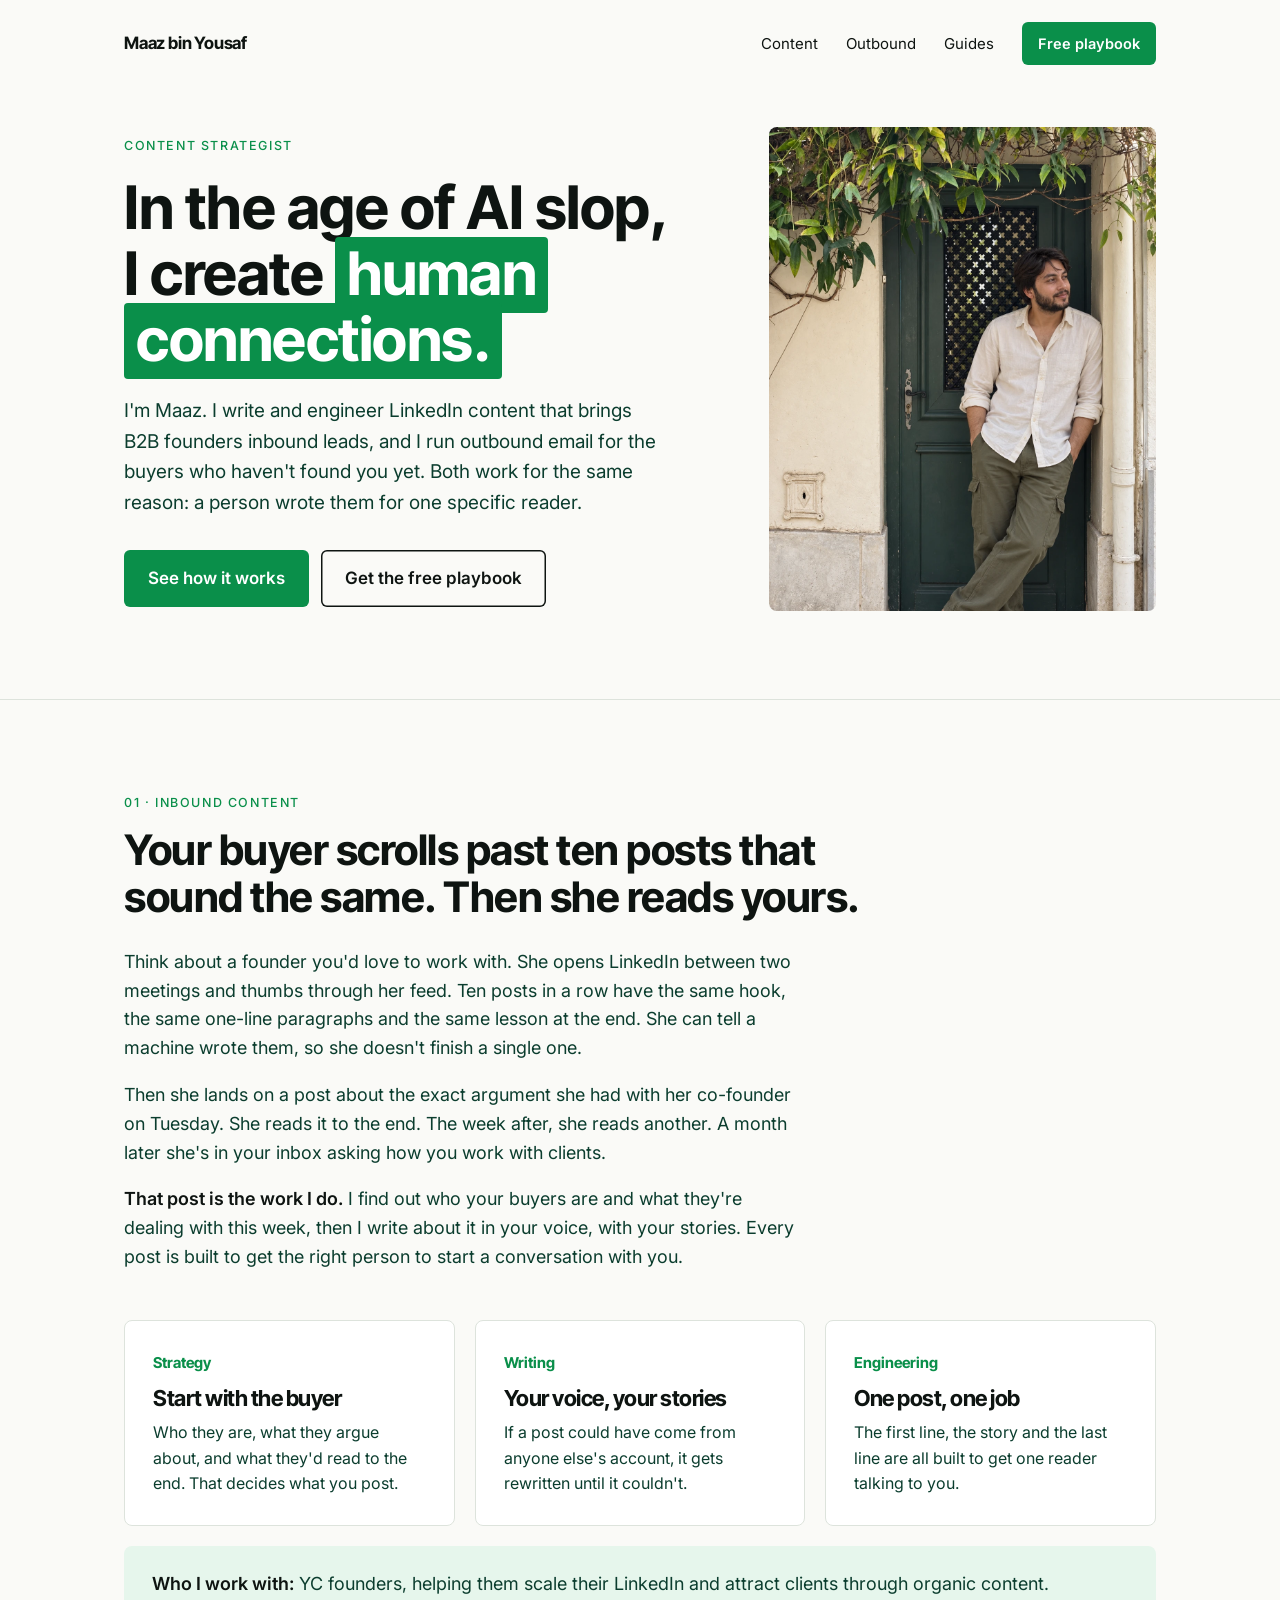
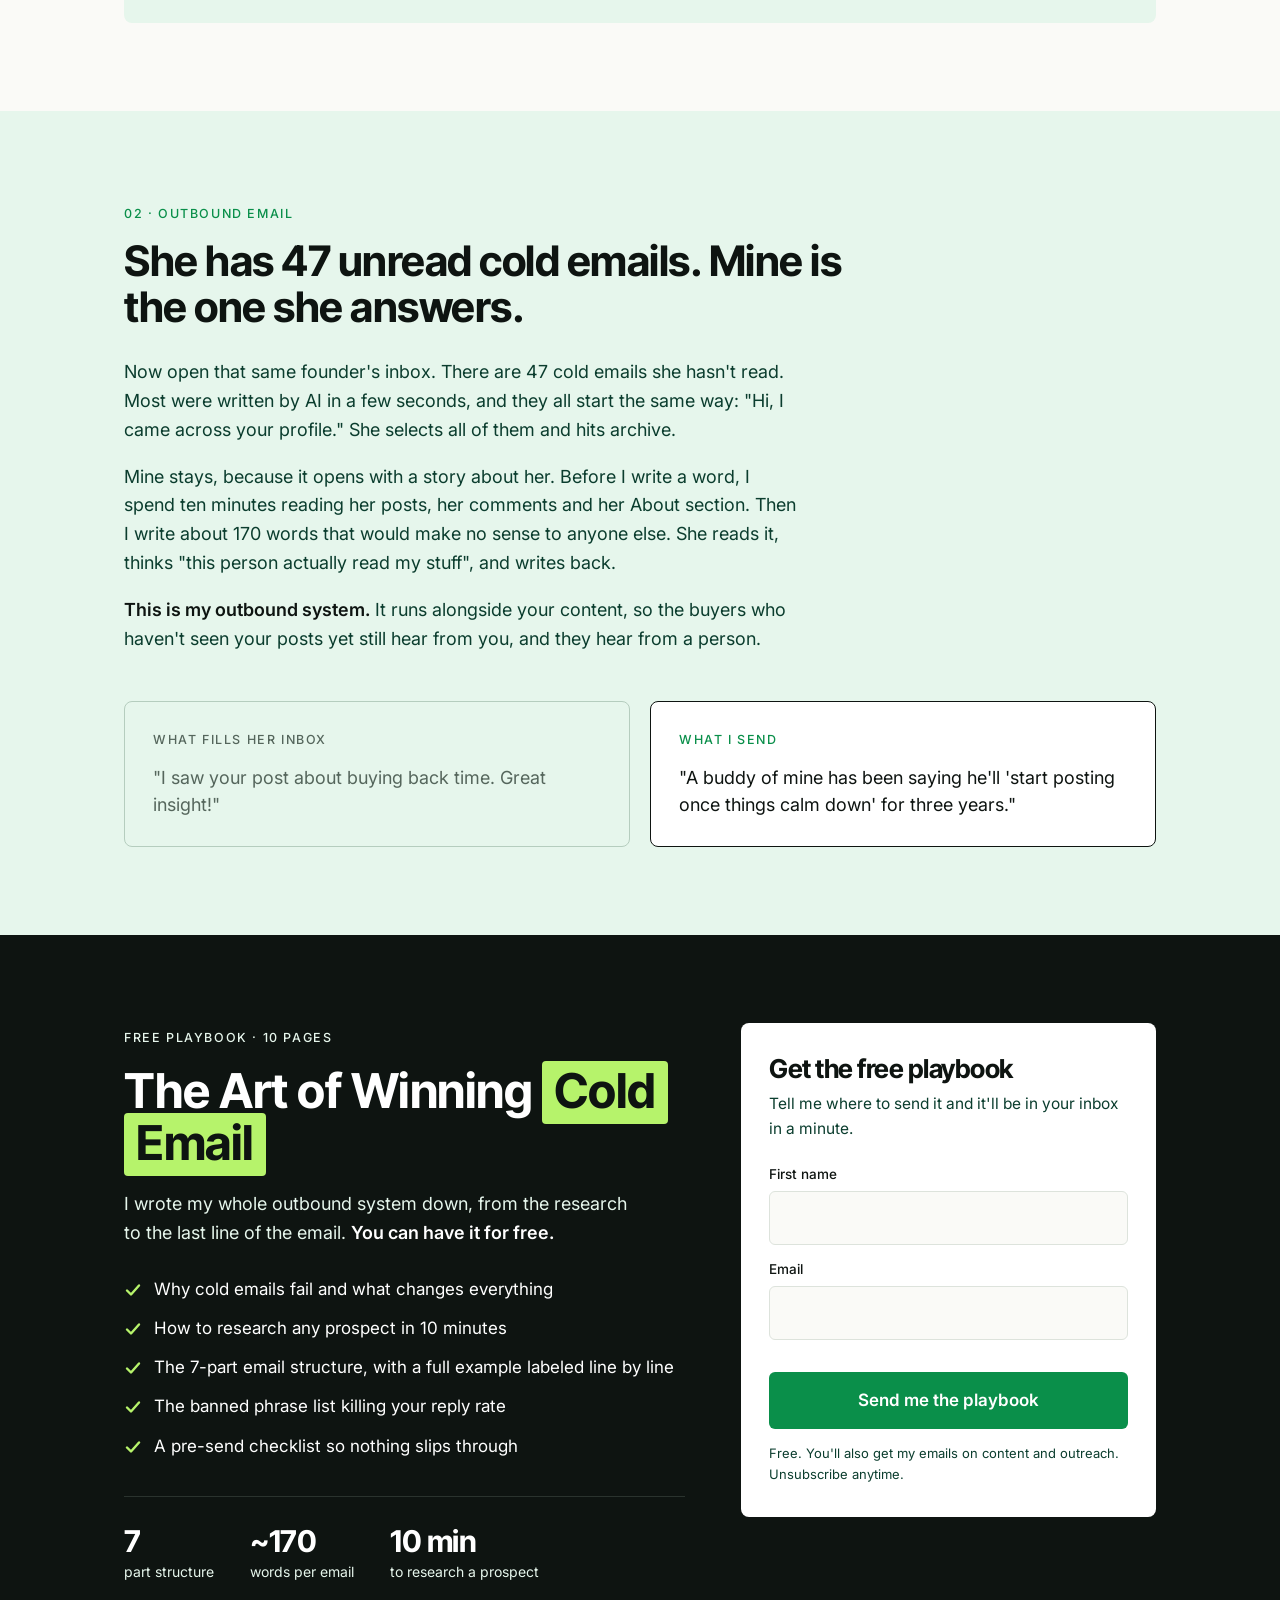
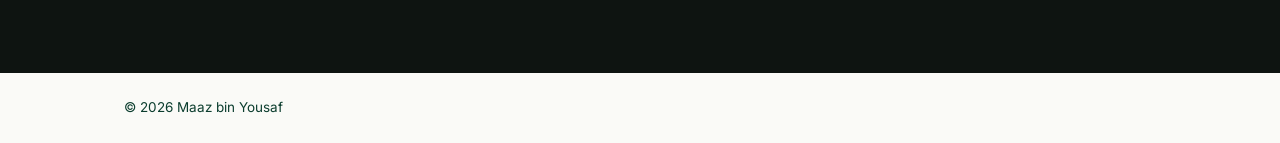
<file: index.html>
<!DOCTYPE html>
<html lang="en">
<head>
<meta charset="utf-8">
<meta name="viewport" content="width=device-width, initial-scale=1">
<title>Maaz bin Yousaf | Content strategist for B2B founders</title>
<meta name="description" content="In the age of AI slop, I create human connections. LinkedIn content that brings B2B founders inbound leads, plus an outbound email system that gets replies.">
<link rel="preconnect" href="https://fonts.googleapis.com">
<link rel="preconnect" href="https://fonts.gstatic.com" crossorigin>
<link href="https://fonts.googleapis.com/css2?family=Inter+Tight:wght@700&family=Inter:wght@400;500;600&display=swap" rel="stylesheet">
<style>
  :root {
    --ink: #0E1411;
    --forest: #0B3D2E;
    --brand-green: #0A8F4A;
    --lime-pop: #B6F36B;
    --mint: #E6F6EC;
    --paper: #FAFAF7;
    --white: #FFFFFF;
    --line: #DDE3DC;
  }

  * { box-sizing: border-box; margin: 0; padding: 0; }
  html { scroll-behavior: smooth; }
  body {
    font-family: 'Inter', system-ui, sans-serif;
    font-size: 17px;
    line-height: 1.6;
    color: var(--ink);
    background: var(--paper);
    -webkit-font-smoothing: antialiased;
  }

  .wrap { max-width: 1080px; margin: 0 auto; padding: 0 24px; }

  h1, h2, h3 {
    font-family: 'Inter Tight', 'Inter', sans-serif;
    font-weight: 700;
    letter-spacing: -0.5px;
    line-height: 1.1;
  }

  .label {
    font-size: 12.5px;
    font-weight: 500;
    letter-spacing: 1.6px;
    text-transform: uppercase;
    color: var(--brand-green);
  }

  .mark {
    display: inline;
    -webkit-box-decoration-break: clone;
    box-decoration-break: clone;
    background: var(--brand-green);
    color: var(--white);
    padding: 0 12px 4px;
    border-radius: 4px;
  }

  .btn {
    display: inline-block;
    font-weight: 600;
    text-decoration: none;
    padding: 15px 24px;
    border-radius: 6px;
    background: var(--brand-green);
    color: var(--white);
  }
  .btn:hover { background: var(--forest); }

  /* Header */
  header { padding: 22px 0; }
  header .wrap { display: flex; justify-content: space-between; align-items: center; gap: 24px; }
  .name { font-family: 'Inter Tight', sans-serif; font-weight: 700; font-size: 17px; letter-spacing: -0.2px; }
  nav { display: flex; align-items: center; gap: 28px; font-size: 15px; }
  nav a { color: var(--ink); text-decoration: none; }
  nav a:hover { color: var(--brand-green); }
  nav a.btn { color: var(--white); padding: 10px 16px; font-size: 14.5px; }
  nav a.btn:hover { color: var(--white); }

  /* Hero */
  .hero { padding: 40px 0 88px; }
  .hero .wrap {
    display: grid;
    grid-template-columns: 1.2fr 0.8fr;
    gap: 64px;
    align-items: center;
  }
  .hero h1 { font-size: clamp(38px, 5.4vw, 60px); margin: 16px 0 24px; }
  .hero .sub { font-size: 19px; color: var(--forest); max-width: 540px; margin-bottom: 32px; }
  .hero img {
    width: 100%;
    height: auto;
    aspect-ratio: 4 / 5;
    object-fit: cover;
    border-radius: 8px;
    display: block;
  }

  .btn.ghost { background: transparent; color: var(--ink); box-shadow: inset 0 0 0 1.5px var(--ink); }
  .btn.ghost:hover { background: var(--ink); color: var(--white); }
  .actions { display: flex; flex-wrap: wrap; gap: 12px; }

  /* Story sections */
  .work { padding: 88px 0; border-top: 1.5px solid var(--line); }
  .work h2 { font-size: clamp(30px, 4.2vw, 42px); margin: 12px 0 28px; max-width: 760px; }
  .story { max-width: 680px; display: grid; gap: 18px; font-size: 18px; color: var(--forest); margin-bottom: 48px; }
  .story strong { color: var(--ink); font-weight: 600; }

  .outbound { background: var(--mint); border-top: none; }
  .versus { display: grid; grid-template-columns: 1fr 1fr; gap: 20px; }
  .quote { border-radius: 8px; padding: 28px; }
  .quote .tag { font-size: 12.5px; font-weight: 500; letter-spacing: 1.6px; text-transform: uppercase; margin-bottom: 14px; }
  .quote p { font-size: 18px; line-height: 1.5; }
  .quote.bad { border: 1.5px solid #B5CDBE; color: #55665C; }
  .quote.bad .tag { color: #55665C; }
  .quote.good { background: var(--white); border: 1.5px solid var(--ink); color: var(--ink); }
  .quote.good .tag { color: var(--brand-green); }

  .steps { display: grid; grid-template-columns: repeat(3, 1fr); gap: 20px; }
  .step { background: var(--white); border: 1.5px solid var(--line); border-radius: 8px; padding: 28px; }
  .step .n { font-family: 'Inter Tight', sans-serif; font-weight: 700; font-size: 15px; color: var(--brand-green); }
  .step h3 { font-size: 22px; margin: 10px 0 10px; }
  .step p { font-size: 16px; color: var(--forest); }
  .proof {
    margin-top: 20px;
    background: var(--mint);
    border-radius: 8px;
    padding: 24px 28px;
    font-size: 18px;
    color: var(--forest);
  }
  .proof strong { color: var(--ink); font-weight: 600; }

  /* Free playbook (dark band) */
  .playbook { background: var(--ink); color: var(--white); padding: 88px 0; }
  .playbook .wrap {
    display: grid;
    grid-template-columns: 1.15fr 0.85fr;
    gap: 56px;
    align-items: start;
  }
  .playbook .label { color: var(--mint); }
  .playbook h2 { font-size: clamp(32px, 4.6vw, 48px); margin: 14px 0 20px; }
  .playbook .mark { background: var(--lime-pop); color: var(--ink); }
  .playbook .sub { color: var(--mint); font-size: 18px; max-width: 520px; }
  .playbook .sub strong { color: var(--white); font-weight: 600; }

  .inside { list-style: none; margin-top: 28px; display: grid; gap: 12px; }
  .inside li { display: flex; gap: 12px; align-items: flex-start; }
  .inside svg { flex: none; margin-top: 5px; }

  .facts { display: flex; gap: 36px; margin-top: 36px; padding-top: 28px; border-top: 1.5px solid #2A332E; }
  .facts b { display: block; font-family: 'Inter Tight', sans-serif; font-size: 30px; letter-spacing: -0.5px; line-height: 1.1; }
  .facts span { font-size: 14px; color: var(--mint); }

  /* Form card */
  .card {
    background: var(--white);
    color: var(--ink);
    border-radius: 8px;
    padding: 32px 28px;
  }
  .card h3 { font-size: 26px; margin-bottom: 8px; }
  .card p.lead { font-size: 15.5px; color: var(--forest); margin-bottom: 22px; }

  form { display: grid; gap: 14px; }
  label { font-size: 13.5px; font-weight: 500; display: grid; gap: 6px; }
  input {
    font: inherit;
    font-size: 16px;
    padding: 13px 14px;
    border: 1.5px solid var(--line);
    border-radius: 6px;
    background: var(--paper);
    color: var(--ink);
    width: 100%;
  }
  input:focus { outline: none; border-color: var(--brand-green); background: var(--white); }

  button {
    font: inherit;
    font-weight: 600;
    font-size: 17px;
    padding: 15px 18px;
    border: none;
    border-radius: 6px;
    background: var(--brand-green);
    color: var(--white);
    cursor: pointer;
    margin-top: 4px;
  }
  button:hover { background: var(--forest); }
  button:disabled { opacity: 0.6; cursor: default; }

  .fine { font-size: 13px; color: var(--forest); margin-top: 14px; }
  .msg { font-size: 14px; margin-top: 12px; display: none; }
  .msg.error { display: block; color: #A32020; }

  .done { display: none; }
  .done h3 { margin-bottom: 10px; }
  .done p { color: var(--forest); font-size: 16px; }
  .card.sent form, .card.sent .intro, .card.sent .fine { display: none; }
  .card.sent .done { display: block; }

  footer { padding: 24px 0; font-size: 13.5px; color: var(--forest); }

  @media (max-width: 860px) {
    .hero { padding: 16px 0 64px; }
    .hero .wrap { grid-template-columns: 1fr; gap: 40px; }
    .hero img { max-width: 420px; }
    .steps, .versus { grid-template-columns: 1fr; }
    .playbook .wrap { grid-template-columns: 1fr; gap: 40px; }
    .work, .playbook { padding: 64px 0; }
    .facts { gap: 24px; }
    nav a:not(.btn) { display: none; }
  }
</style>
</head>
<body>

<header>
  <div class="wrap">
    <span class="name">Maaz bin Yousaf</span>
    <nav>
      <a href="#content">Content</a>
      <a href="#outbound">Outbound</a>
      <a href="guides/">Guides</a>
      <a class="btn" href="#playbook">Free playbook</a>
    </nav>
  </div>
</header>

<main>
  <section class="hero">
    <div class="wrap">
      <div>
        <span class="label">Content strategist</span>
        <h1>In the age of AI slop,<br>I create <span class="mark">human connections.</span></h1>
        <p class="sub">I'm Maaz. I write and engineer LinkedIn content that brings B2B founders inbound leads, and I run outbound email for the buyers who haven't found you yet. Both work for the same reason: a person wrote them for one specific reader.</p>
        <div class="actions">
          <a class="btn" href="#content">See how it works</a>
          <a class="btn ghost" href="#playbook">Get the free playbook</a>
        </div>
      </div>
      <img src="hero.webp" alt="Maaz bin Yousaf leaning in a green doorway" width="1122" height="1402">
    </div>
  </section>

  <section class="work" id="content">
    <div class="wrap">
      <span class="label">01 &middot; Inbound content</span>
      <h2>Your buyer scrolls past ten posts that sound the same. Then she reads yours.</h2>

      <div class="story">
        <p>Think about a founder you'd love to work with. She opens LinkedIn between two meetings and thumbs through her feed. Ten posts in a row have the same hook, the same one-line paragraphs and the same lesson at the end. She can tell a machine wrote them, so she doesn't finish a single one.</p>
        <p>Then she lands on a post about the exact argument she had with her co-founder on Tuesday. She reads it to the end. The week after, she reads another. A month later she's in your inbox asking how you work with clients.</p>
        <p><strong>That post is the work I do.</strong> I find out who your buyers are and what they're dealing with this week, then I write about it in your voice, with your stories. Every post is built to get the right person to start a conversation with you.</p>
      </div>

      <div class="steps">
        <div class="step">
          <span class="n">Strategy</span>
          <h3>Start with the buyer</h3>
          <p>Who they are, what they argue about, and what they'd read to the end. That decides what you post.</p>
        </div>
        <div class="step">
          <span class="n">Writing</span>
          <h3>Your voice, your stories</h3>
          <p>If a post could have come from anyone else's account, it gets rewritten until it couldn't.</p>
        </div>
        <div class="step">
          <span class="n">Engineering</span>
          <h3>One post, one job</h3>
          <p>The first line, the story and the last line are all built to get one reader talking to you.</p>
        </div>
      </div>

      <p class="proof"><strong>Who I work with:</strong> YC founders, helping them scale their LinkedIn and attract clients through organic content.</p>
    </div>
  </section>

  <section class="work outbound" id="outbound">
    <div class="wrap">
      <span class="label">02 &middot; Outbound email</span>
      <h2>She has 47 unread cold emails. Mine is the one she answers.</h2>

      <div class="story">
        <p>Now open that same founder's inbox. There are 47 cold emails she hasn't read. Most were written by AI in a few seconds, and they all start the same way: "Hi, I came across your profile." She selects all of them and hits archive.</p>
        <p>Mine stays, because it opens with a story about her. Before I write a word, I spend ten minutes reading her posts, her comments and her About section. Then I write about 170 words that would make no sense to anyone else. She reads it, thinks "this person actually read my stuff", and writes back.</p>
        <p><strong>This is my outbound system.</strong> It runs alongside your content, so the buyers who haven't seen your posts yet still hear from you, and they hear from a person.</p>
      </div>

      <div class="versus">
        <div class="quote bad">
          <div class="tag">What fills her inbox</div>
          <p>"I saw your post about buying back time. Great insight!"</p>
        </div>
        <div class="quote good">
          <div class="tag">What I send</div>
          <p>"A buddy of mine has been saying he'll 'start posting once things calm down' for three years."</p>
        </div>
      </div>
    </div>
  </section>

  <section class="playbook" id="playbook">
    <div class="wrap">
      <div>
        <span class="label">Free playbook &middot; 10 pages</span>
        <h2>The Art of Winning <span class="mark">Cold Email</span></h2>
        <p class="sub">I wrote my whole outbound system down, from the research to the last line of the email. <strong>You can have it for free.</strong></p>

        <ul class="inside">
          <li><svg width="18" height="18" viewBox="0 0 18 18" aria-hidden="true"><path d="M3 9.5l4 4 8-9" fill="none" stroke="#B6F36B" stroke-width="2.4" stroke-linecap="round" stroke-linejoin="round"/></svg><span>Why cold emails fail and what changes everything</span></li>
          <li><svg width="18" height="18" viewBox="0 0 18 18" aria-hidden="true"><path d="M3 9.5l4 4 8-9" fill="none" stroke="#B6F36B" stroke-width="2.4" stroke-linecap="round" stroke-linejoin="round"/></svg><span>How to research any prospect in 10 minutes</span></li>
          <li><svg width="18" height="18" viewBox="0 0 18 18" aria-hidden="true"><path d="M3 9.5l4 4 8-9" fill="none" stroke="#B6F36B" stroke-width="2.4" stroke-linecap="round" stroke-linejoin="round"/></svg><span>The 7-part email structure, with a full example labeled line by line</span></li>
          <li><svg width="18" height="18" viewBox="0 0 18 18" aria-hidden="true"><path d="M3 9.5l4 4 8-9" fill="none" stroke="#B6F36B" stroke-width="2.4" stroke-linecap="round" stroke-linejoin="round"/></svg><span>The banned phrase list killing your reply rate</span></li>
          <li><svg width="18" height="18" viewBox="0 0 18 18" aria-hidden="true"><path d="M3 9.5l4 4 8-9" fill="none" stroke="#B6F36B" stroke-width="2.4" stroke-linecap="round" stroke-linejoin="round"/></svg><span>A pre-send checklist so nothing slips through</span></li>
        </ul>

        <div class="facts">
          <div><b>7</b><span>part structure</span></div>
          <div><b>~170</b><span>words per email</span></div>
          <div><b>10 min</b><span>to research a prospect</span></div>
        </div>
      </div>

      <div class="card" id="get">
        <div class="intro">
          <h3>Get the free playbook</h3>
          <p class="lead">Tell me where to send it and it'll be in your inbox in a minute.</p>
        </div>

        <form id="signup" novalidate>
          <label>First name
            <input type="text" name="name" autocomplete="given-name" required>
          </label>
          <label>Email
            <input type="email" name="email" autocomplete="email" required>
          </label>
          <input type="text" name="website" tabindex="-1" autocomplete="off" aria-hidden="true" style="position:absolute;left:-9999px">
          <div class="cf-turnstile" data-sitekey="0x4AAAAAAFUfd7MGafcWYAcv" data-theme="light" data-size="flexible"></div>
          <button type="submit">Send me the playbook</button>
          <p class="msg" id="msg" role="alert"></p>
        </form>

        <p class="fine">Free. You'll also get my emails on content and outreach. Unsubscribe anytime.</p>

        <div class="done" role="status">
          <h3>Check your inbox</h3>
          <p>The playbook is on its way. If you don't see it in a couple of minutes, look in your spam or promotions folder.</p>
        </div>
      </div>
    </div>
  </section>
</main>

<footer>
  <div class="wrap">&copy; <span id="year"></span> Maaz bin Yousaf</div>
</footer>

<script src="https://challenges.cloudflare.com/turnstile/v0/api.js" async defer></script>
<script>
  // Paste the Google Apps Script web app URL here to connect the signup.
  var SIGNUP_URL = 'https://script.google.com/macros/s/AKfycbzbPD999NjnSkhAjvOKzHmYpxd-TGrWNAPUZ9l04nGacFaN6LLr_mVR-moqkRa2egdQ/exec';

  document.getElementById('year').textContent = new Date().getFullYear();

  var form = document.getElementById('signup');
  var msg = document.getElementById('msg');
  var card = document.getElementById('get');

  function showError(text) {
    msg.textContent = text;
    msg.className = 'msg error';
  }

  form.addEventListener('submit', function (e) {
    e.preventDefault();
    msg.className = 'msg';

    var name = form.elements.name.value.trim();
    var email = form.elements.email.value.trim();

    if (!name) { showError('Add your first name so I know who to send it to.'); return; }
    if (!/^[^\s@]+@[^\s@]+\.[^\s@]+$/.test(email)) { showError('That email doesn\'t look right. Mind checking it?'); return; }

    if (!SIGNUP_URL) {
      showError('Signup isn\'t connected yet. Please check back soon.');
      return;
    }

    var token = form.elements['cf-turnstile-response'] ? form.elements['cf-turnstile-response'].value : '';
    if (!token) { showError('Still checking you\'re not a bot. Give it a second and try again.'); return; }

    var button = form.querySelector('button');
    button.disabled = true;
    button.textContent = 'Sending...';

    var data = new URLSearchParams();
    data.append('name', name);
    data.append('email', email);
    data.append('website', form.elements.website.value);
    data.append('cf-turnstile-response', token);

    fetch(SIGNUP_URL, {
      method: 'POST',
      body: data
    })
      .then(function (res) { return res.json(); })
      .then(function (json) {
        if (!json.success) { throw new Error('rejected'); }
        card.classList.add('sent');
      })
      .catch(function () {
        if (window.turnstile) { window.turnstile.reset(); }
        button.disabled = false;
        button.textContent = 'Send me the playbook';
        showError('Something went wrong on my end. Please try again in a moment.');
      });
  });
</script>
</body>
</html>
</file>
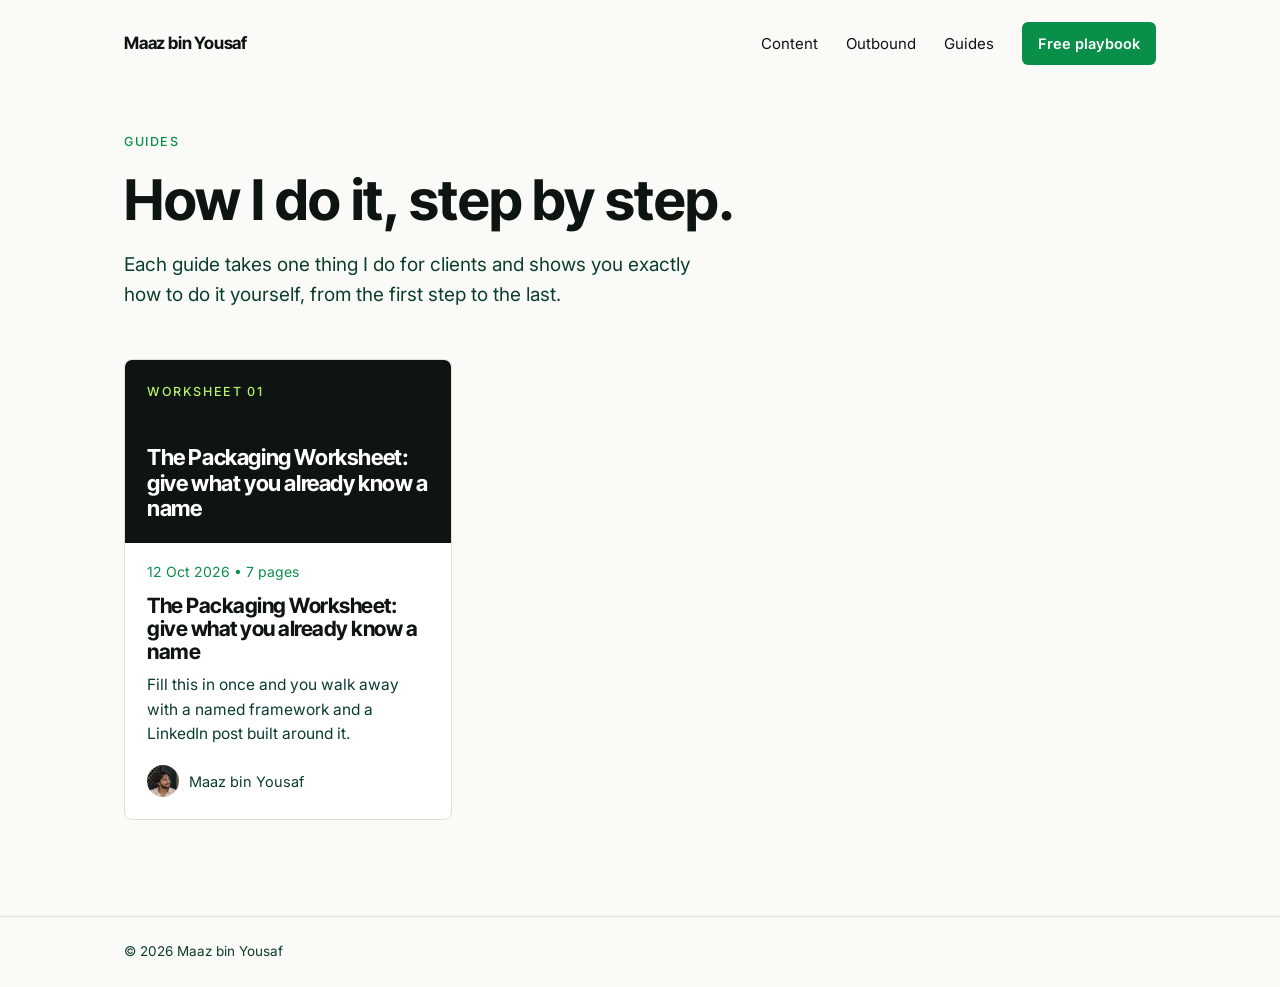
<file: guides/index.html>
<!DOCTYPE html>
<html lang="en">
<head>
<meta charset="utf-8">
<meta name="viewport" content="width=device-width, initial-scale=1">
<title>Guides | Maaz bin Yousaf</title>
<meta name="description" content="Detailed how-to guides on LinkedIn content and outbound email for B2B founders, by Maaz bin Yousaf.">
<link rel="preconnect" href="https://fonts.googleapis.com">
<link rel="preconnect" href="https://fonts.gstatic.com" crossorigin>
<link href="https://fonts.googleapis.com/css2?family=Inter+Tight:wght@700&family=Inter:wght@400;500;600&display=swap" rel="stylesheet">
<link rel="stylesheet" href="guides.css?v=3">
</head>
<body>

<header>
  <div class="wrap">
    <a class="name" href="../">Maaz bin Yousaf</a>
    <nav>
      <a href="../#content">Content</a>
      <a href="../#outbound">Outbound</a>
      <a href="./">Guides</a>
      <a class="btn" href="../#playbook">Free playbook</a>
    </nav>
  </div>
</header>

<main>
  <section class="intro">
    <div class="wrap">
      <span class="label">Guides</span>
      <h1>How I do it, step by step.</h1>
      <p>Each guide takes one thing I do for clients and shows you exactly how to do it yourself, from the first step to the last.</p>
    </div>
  </section>

  <div class="wrap">
    <div class="grid" id="grid"></div>
  </div>
</main>

<footer>
  <div class="wrap">&copy; <span id="year"></span> Maaz bin Yousaf</div>
</footer>

<script src="list.js?v=3"></script>
<script>
  document.getElementById('year').textContent = new Date().getFullYear();

  var grid = document.getElementById('grid');

  function text(tag, className, value) {
    var el = document.createElement(tag);
    if (className) { el.className = className; }
    el.textContent = value;
    return el;
  }

  function formatDate(iso) {
    return new Date(iso + 'T00:00:00').toLocaleDateString('en-GB', { day: 'numeric', month: 'short', year: 'numeric' });
  }

  if (GUIDES.length === 0) {
    var empty = document.createElement('div');
    empty.className = 'empty';
    empty.appendChild(text('h2', '', 'The first guide is on its way.'));
    empty.appendChild(text('p', '', 'Get the free cold email playbook now and I\'ll email you each new guide as it goes up.'));
    var cta = text('a', 'btn', 'Get the free playbook');
    cta.href = '../#playbook';
    empty.appendChild(cta);
    grid.appendChild(empty);
  }

  GUIDES.forEach(function (guide, i) {
    var number = String(GUIDES.length - i).padStart(2, '0');

    var card = document.createElement('a');
    card.className = 'guide-card';
    card.href = guide.url || guide.slug + '.html';

    var cover = document.createElement('div');
    cover.className = 'cover';
    cover.appendChild(text('span', 'num', (guide.label || 'Guide') + ' ' + number));
    cover.appendChild(text('span', 'cover-title', guide.title));
    card.appendChild(cover);

    var body = document.createElement('div');
    body.className = 'card-body';
    body.appendChild(text('span', 'meta', formatDate(guide.date) + ' • ' + (guide.length || guide.minutes + ' min read')));
    body.appendChild(text('h2', '', guide.title));
    if (guide.summary) { body.appendChild(text('p', 'summary', guide.summary)); }

    var author = document.createElement('div');
    author.className = 'author';
    author.appendChild(text('span', 'face', ''));
    author.appendChild(text('span', '', 'Maaz bin Yousaf'));
    body.appendChild(author);

    card.appendChild(body);
    grid.appendChild(card);
  });
</script>
</body>
</html>
</file>
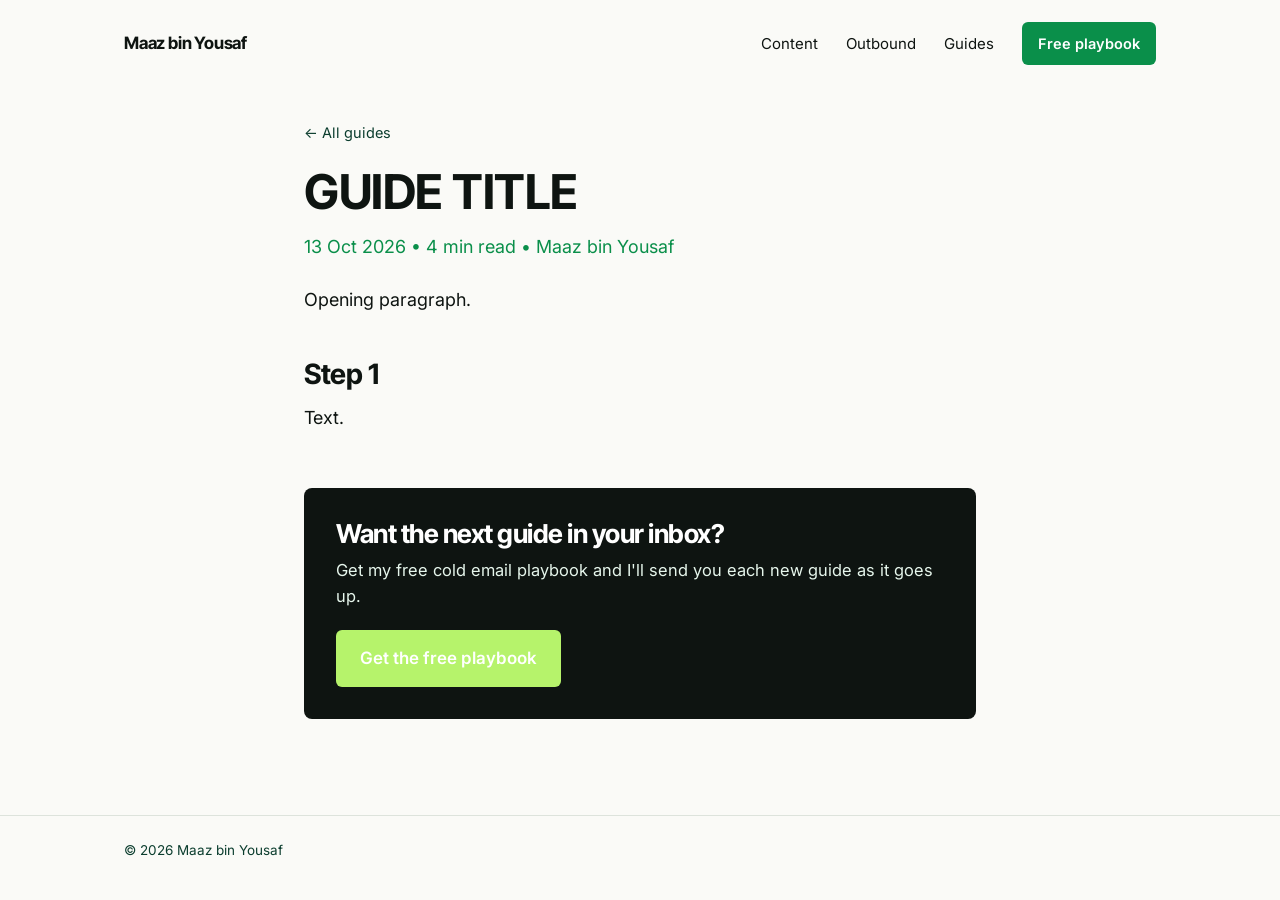
<file: guides/_template.html>
<!DOCTYPE html>
<html lang="en">
<head>
<meta charset="utf-8">
<meta name="viewport" content="width=device-width, initial-scale=1">
<title>GUIDE TITLE | Maaz bin Yousaf</title>
<meta name="description" content="ONE LINE SUMMARY">
<link rel="preconnect" href="https://fonts.googleapis.com">
<link rel="preconnect" href="https://fonts.gstatic.com" crossorigin>
<link href="https://fonts.googleapis.com/css2?family=Inter+Tight:wght@700&family=Inter:wght@400;500;600&display=swap" rel="stylesheet">
<link rel="stylesheet" href="guides.css?v=3">
</head>
<body>

<header>
  <div class="wrap">
    <a class="name" href="../">Maaz bin Yousaf</a>
    <nav>
      <a href="../#content">Content</a>
      <a href="../#outbound">Outbound</a>
      <a href="./">Guides</a>
      <a class="btn" href="../#playbook">Free playbook</a>
    </nav>
  </div>
</header>

<main class="article">
  <a class="back" href="./">&larr; All guides</a>
  <h1>GUIDE TITLE</h1>
  <p class="meta">13 Oct 2026 &bull; 4 min read &bull; Maaz bin Yousaf</p>

  <p>Opening paragraph.</p>

  <h2>Step 1</h2>
  <p>Text.</p>

  <div class="signup-band">
    <h2>Want the next guide in your inbox?</h2>
    <p>Get my free cold email playbook and I'll send you each new guide as it goes up.</p>
    <a class="btn" href="../#playbook">Get the free playbook</a>
  </div>
</main>

<footer>
  <div class="wrap">&copy; 2026 Maaz bin Yousaf</div>
</footer>

</body>
</html>
</file>
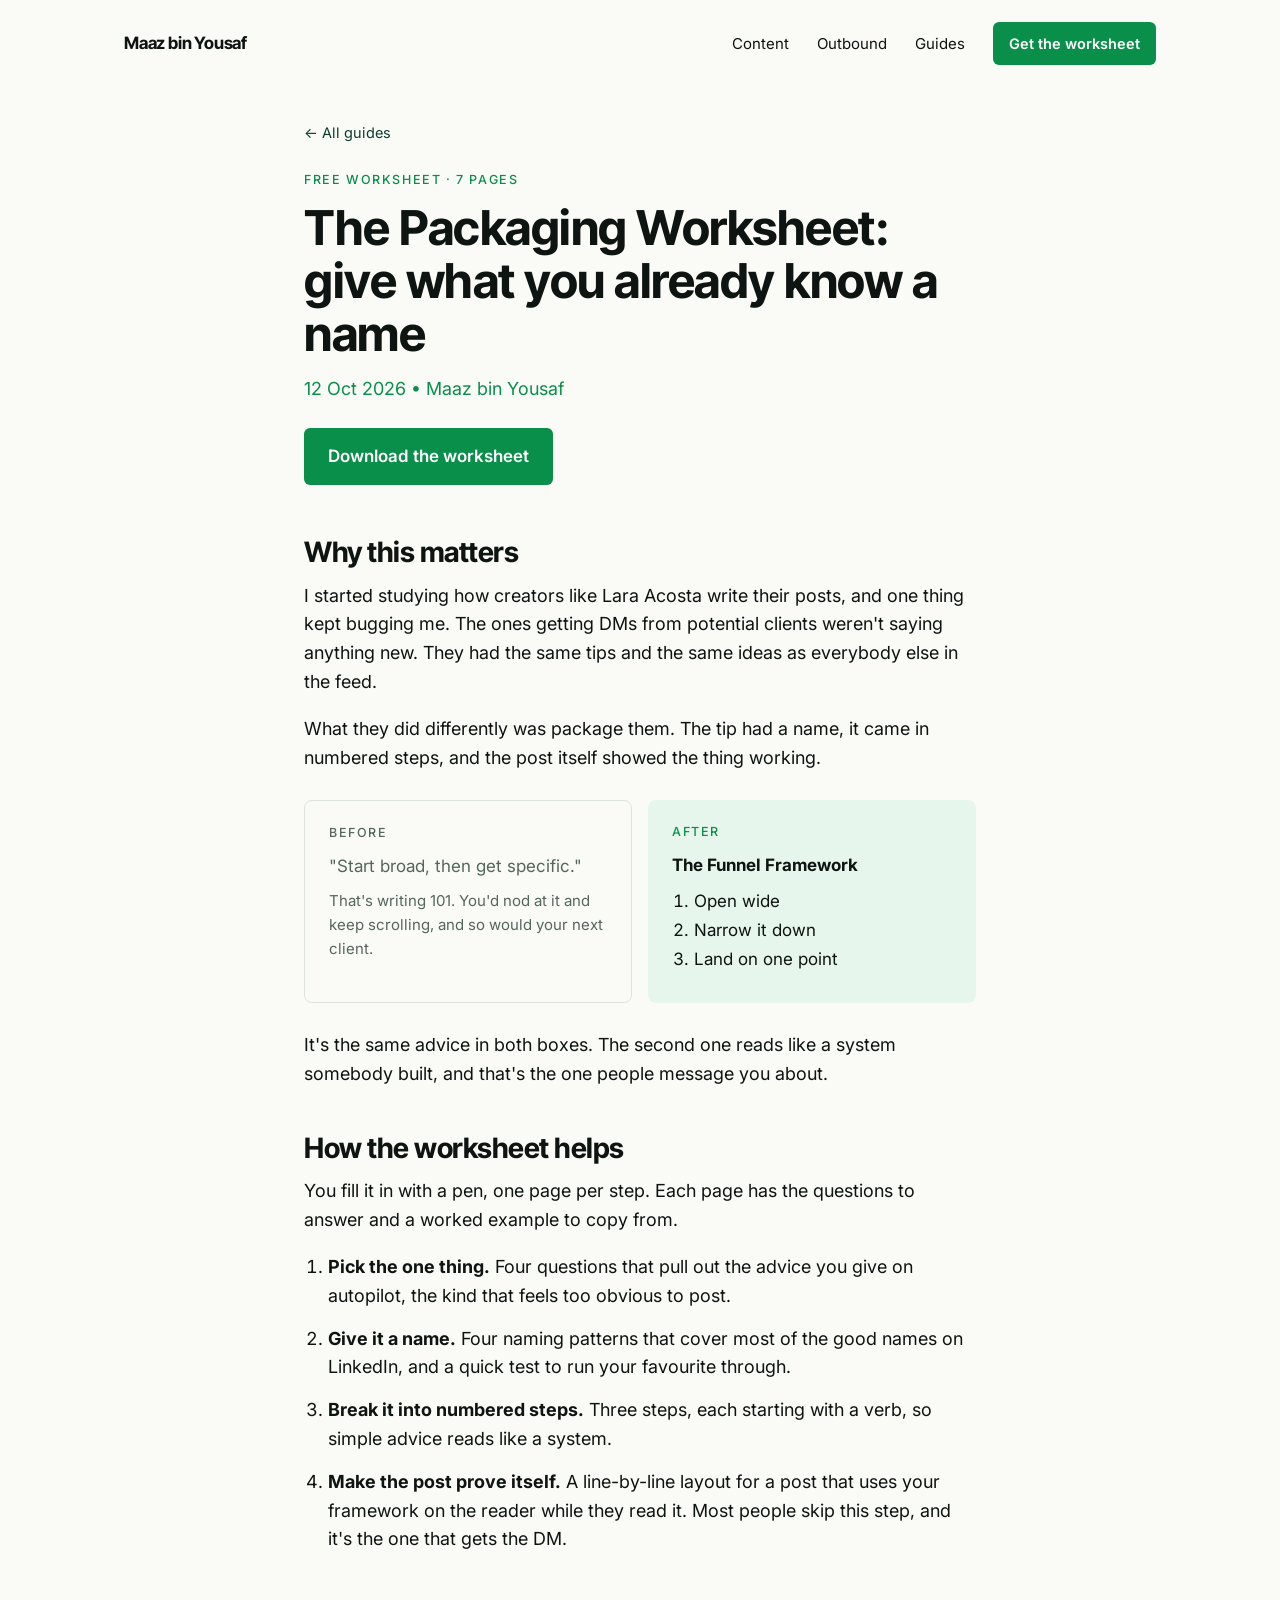
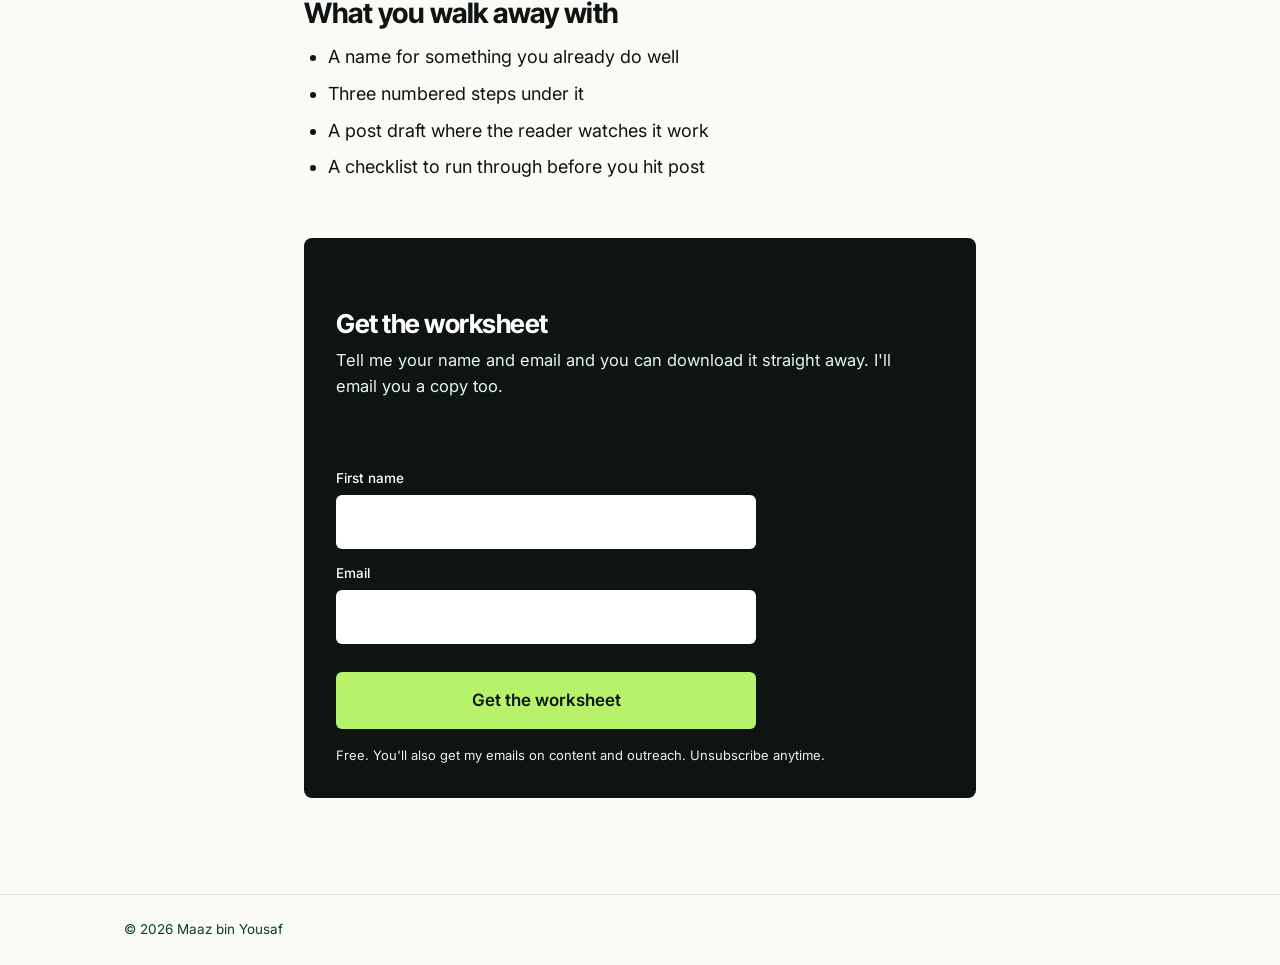
<file: guides/the-packaging-worksheet.html>
<!DOCTYPE html>
<html lang="en">
<head>
<meta charset="utf-8">
<meta name="viewport" content="width=device-width, initial-scale=1">
<title>The Packaging Worksheet | Maaz bin Yousaf</title>
<meta name="description" content="A free 7-page worksheet: give what you already know a name, break it into numbered steps, and leave with a LinkedIn post built around it.">
<link rel="preconnect" href="https://fonts.googleapis.com">
<link rel="preconnect" href="https://fonts.gstatic.com" crossorigin>
<link href="https://fonts.googleapis.com/css2?family=Inter+Tight:wght@700&family=Inter:wght@400;500;600&display=swap" rel="stylesheet">
<link rel="stylesheet" href="guides.css?v=3">
</head>
<body>

<header>
  <div class="wrap">
    <a class="name" href="../">Maaz bin Yousaf</a>
    <nav>
      <a href="../#content">Content</a>
      <a href="../#outbound">Outbound</a>
      <a href="./">Guides</a>
      <a class="btn" href="#get">Get the worksheet</a>
    </nav>
  </div>
</header>

<main class="article">
  <a class="back" href="./">&larr; All guides</a>
  <span class="label kicker">Free worksheet &middot; 7 pages</span>
  <h1>The Packaging Worksheet: give what you already know a name</h1>
  <p class="meta">12 Oct 2026 &bull; Maaz bin Yousaf</p>
  <a class="btn top-cta" href="#get">Download the worksheet</a>

  <h2>Why this matters</h2>
  <p>I started studying how creators like Lara Acosta write their posts, and one thing kept bugging me. The ones getting DMs from potential clients weren't saying anything new. They had the same tips and the same ideas as everybody else in the feed.</p>
  <p>What they did differently was package them. The tip had a name, it came in numbered steps, and the post itself showed the thing working.</p>

  <div class="compare">
    <div class="box before">
      <span class="tag">Before</span>
      <p>"Start broad, then get specific."</p>
      <p class="note">That's writing 101. You'd nod at it and keep scrolling, and so would your next client.</p>
    </div>
    <div class="box after">
      <span class="tag">After</span>
      <p><strong>The Funnel Framework</strong></p>
      <ol>
        <li>Open wide</li>
        <li>Narrow it down</li>
        <li>Land on one point</li>
      </ol>
    </div>
  </div>

  <p>It's the same advice in both boxes. The second one reads like a system somebody built, and that's the one people message you about.</p>

  <h2>How the worksheet helps</h2>
  <p>You fill it in with a pen, one page per step. Each page has the questions to answer and a worked example to copy from.</p>
  <ol class="steps-list">
    <li><strong>Pick the one thing.</strong> Four questions that pull out the advice you give on autopilot, the kind that feels too obvious to post.</li>
    <li><strong>Give it a name.</strong> Four naming patterns that cover most of the good names on LinkedIn, and a quick test to run your favourite through.</li>
    <li><strong>Break it into numbered steps.</strong> Three steps, each starting with a verb, so simple advice reads like a system.</li>
    <li><strong>Make the post prove itself.</strong> A line-by-line layout for a post that uses your framework on the reader while they read it. Most people skip this step, and it's the one that gets the DM.</li>
  </ol>

  <h2>What you walk away with</h2>
  <ul>
    <li>A name for something you already do well</li>
    <li>Three numbered steps under it</li>
    <li>A post draft where the reader watches it work</li>
    <li>A checklist to run through before you hit post</li>
  </ul>

  <div class="signup-band" id="get">
    <div class="intro">
      <h2>Get the worksheet</h2>
      <p>Tell me your name and email and you can download it straight away. I'll email you a copy too.</p>
    </div>

    <form id="signup" data-resource="packaging-worksheet" novalidate>
      <label>First name
        <input type="text" name="name" autocomplete="given-name" required>
      </label>
      <label>Email
        <input type="email" name="email" autocomplete="email" required>
      </label>
      <input type="text" name="website" tabindex="-1" autocomplete="off" aria-hidden="true" style="position:absolute;left:-9999px">
      <div class="cf-turnstile" data-sitekey="0x4AAAAAAFUfd7MGafcWYAcv" data-theme="dark" data-size="flexible"></div>
      <button type="submit" data-label="Get the worksheet">Get the worksheet</button>
      <p class="msg" id="msg" role="alert"></p>
    </form>

    <p class="fine">Free. You'll also get my emails on content and outreach. Unsubscribe anytime.</p>

    <div class="done" role="status">
      <h2>Here's your worksheet</h2>
      <p>I've emailed you a copy as well, in case you want it later.</p>
      <a class="btn" href="../files/The-Packaging-Worksheet.pdf" download>Download the worksheet</a>
    </div>
  </div>
</main>

<footer>
  <div class="wrap">&copy; 2026 Maaz bin Yousaf</div>
</footer>

<script src="https://challenges.cloudflare.com/turnstile/v0/api.js" async defer></script>
<script src="signup.js?v=3"></script>
</body>
</html>
</file>
<file: guides/guides.css>
:root {
  --ink: #0E1411;
  --forest: #0B3D2E;
  --brand-green: #0A8F4A;
  --lime-pop: #B6F36B;
  --mint: #E6F6EC;
  --paper: #FAFAF7;
  --white: #FFFFFF;
  --line: #DDE3DC;
}

* { box-sizing: border-box; margin: 0; padding: 0; }
body {
  font-family: 'Inter', system-ui, sans-serif;
  font-size: 17px;
  line-height: 1.6;
  color: var(--ink);
  background: var(--paper);
  -webkit-font-smoothing: antialiased;
}

.wrap { max-width: 1080px; margin: 0 auto; padding: 0 24px; }

h1, h2, h3 {
  font-family: 'Inter Tight', 'Inter', sans-serif;
  font-weight: 700;
  letter-spacing: -0.5px;
  line-height: 1.1;
}

.label {
  font-size: 12.5px;
  font-weight: 500;
  letter-spacing: 1.6px;
  text-transform: uppercase;
  color: var(--brand-green);
}

.btn {
  display: inline-block;
  font-weight: 600;
  text-decoration: none;
  padding: 15px 24px;
  border-radius: 6px;
  background: var(--brand-green);
  color: var(--white);
}
.btn:hover { background: var(--forest); }

/* Header */
header { padding: 22px 0; }
header .wrap { display: flex; justify-content: space-between; align-items: center; gap: 24px; }
.name { font-family: 'Inter Tight', sans-serif; font-weight: 700; font-size: 17px; letter-spacing: -0.2px; color: var(--ink); text-decoration: none; }
nav { display: flex; align-items: center; gap: 28px; font-size: 15px; }
nav a { color: var(--ink); text-decoration: none; }
nav a:hover { color: var(--brand-green); }
nav a.btn { color: var(--white); padding: 10px 16px; font-size: 14.5px; }
nav a.btn:hover { color: var(--white); }

/* Listing page */
.intro { padding: 40px 0 48px; }
.intro h1 { font-size: clamp(38px, 5.4vw, 56px); margin: 16px 0 18px; }
.intro p { font-size: 19px; color: var(--forest); max-width: 600px; }

.grid { display: grid; grid-template-columns: repeat(3, 1fr); gap: 24px; padding-bottom: 96px; }

.guide-card {
  display: flex;
  flex-direction: column;
  background: var(--white);
  border: 1.5px solid var(--line);
  border-radius: 8px;
  overflow: hidden;
  color: var(--ink);
  text-decoration: none;
}
.guide-card:hover { border-color: var(--ink); }

.cover {
  aspect-ratio: 16 / 9;
  background: var(--ink);
  color: var(--white);
  padding: 22px;
  display: flex;
  flex-direction: column;
  justify-content: space-between;
}
.cover .num { font-size: 12.5px; font-weight: 500; letter-spacing: 1.6px; text-transform: uppercase; color: var(--lime-pop); }
.cover .cover-title { font-family: 'Inter Tight', sans-serif; font-weight: 700; font-size: 22px; letter-spacing: -0.4px; line-height: 1.15; }

.card-body { padding: 18px 22px 22px; display: flex; flex-direction: column; gap: 10px; flex: 1; }
.meta { font-size: 14px; color: var(--brand-green); }
.guide-card h2 { font-size: 21px; }
.summary { font-size: 15.5px; color: var(--forest); }
.author { margin-top: auto; padding-top: 8px; display: flex; align-items: center; gap: 10px; font-size: 14.5px; color: var(--forest); }
.author .face { width: 32px; height: 32px; border-radius: 50%; background: url(../hero.webp) 80% 27% / 340% auto; }

.empty {
  grid-column: 1 / -1;
  background: var(--mint);
  border-radius: 8px;
  padding: 48px 32px;
  text-align: center;
}
.empty h2 { font-size: 28px; margin-bottom: 10px; }
.empty p { color: var(--forest); max-width: 480px; margin: 0 auto 24px; }

/* Guide page */
.article { max-width: 720px; margin: 0 auto; padding: 32px 24px 96px; }
.article .back { font-size: 14.5px; color: var(--forest); text-decoration: none; }
.article .back:hover { color: var(--brand-green); }
.article h1 { font-size: clamp(34px, 5vw, 48px); margin: 20px 0 14px; }
.article .meta { margin-bottom: 36px; }
.article h2 { font-size: 28px; margin: 44px 0 14px; }
.article h3 { font-size: 21px; margin: 32px 0 10px; }
.article p, .article ul, .article ol { margin-bottom: 18px; font-size: 18px; }
.article ul, .article ol { padding-left: 24px; }
.article li { margin-bottom: 8px; }
.article a { color: var(--brand-green); }
.article blockquote { background: var(--mint); border-radius: 8px; padding: 20px 24px; margin-bottom: 18px; }
.article blockquote p:last-child { margin-bottom: 0; }

html { scroll-behavior: smooth; }
.article a.btn { color: var(--white); }
.article .top-cta { margin-bottom: 8px; }
.article .meta { margin-bottom: 24px; }
.article .kicker { display: block; margin-top: 24px; }
.article .kicker + h1 { margin-top: 12px; }

.compare { display: grid; grid-template-columns: 1fr 1fr; gap: 16px; margin: 28px 0; }
.compare .box { border-radius: 8px; padding: 22px 24px; }
.compare .box p, .compare .box ol { font-size: 17px; margin-bottom: 8px; }
.compare .box ol { padding-left: 22px; }
.compare .box li { margin-bottom: 2px; }
.compare .tag { display: block; font-size: 12.5px; font-weight: 500; letter-spacing: 1.6px; text-transform: uppercase; margin-bottom: 10px; }
.compare .before { border: 1.5px solid var(--line); color: #55665C; }
.compare .before .note { font-size: 15px; margin-bottom: 0; }
.compare .after { background: var(--mint); }
.compare .after .tag { color: var(--brand-green); }

.steps-list li { margin-bottom: 14px; }

.signup-band { background: var(--ink); color: var(--white); border-radius: 8px; padding: 32px; margin-top: 56px; scroll-margin-top: 24px; }
.signup-band h2 { font-size: 26px; margin: 0 0 8px; }
.signup-band p { color: var(--mint); font-size: 16.5px; margin-bottom: 20px; }
.signup-band .btn { background: var(--lime-pop); color: var(--ink); }
.signup-band .btn:hover { background: var(--white); }

.signup-band form { display: grid; gap: 14px; max-width: 420px; }
.signup-band label { font-size: 13.5px; font-weight: 500; display: grid; gap: 6px; }
.signup-band input {
  font: inherit;
  font-size: 16px;
  padding: 13px 14px;
  border: 1.5px solid transparent;
  border-radius: 6px;
  background: var(--white);
  color: var(--ink);
  width: 100%;
}
.signup-band input:focus { outline: none; border-color: var(--lime-pop); }
.signup-band button {
  font: inherit;
  font-weight: 600;
  font-size: 17px;
  padding: 15px 18px;
  border: none;
  border-radius: 6px;
  background: var(--lime-pop);
  color: var(--ink);
  cursor: pointer;
}
.signup-band button:hover { background: var(--white); }
.signup-band button:disabled { opacity: 0.6; cursor: default; }
.signup-band .fine { font-size: 13px; margin: 16px 0 0; }
.signup-band .msg { font-size: 14px; margin: 0; display: none; }
.signup-band .msg.error { display: block; color: #FFB4A8; }
.signup-band .done { display: none; }
.signup-band.sent form, .signup-band.sent .intro, .signup-band.sent .fine { display: none; }
.signup-band.sent .done { display: block; }

footer { border-top: 1.5px solid var(--line); padding: 24px 0; font-size: 13.5px; color: var(--forest); }

@media (max-width: 860px) {
  .grid { grid-template-columns: 1fr; padding-bottom: 64px; }
  .compare { grid-template-columns: 1fr; }
  nav a:not(.btn) { display: none; }
}
</file>
